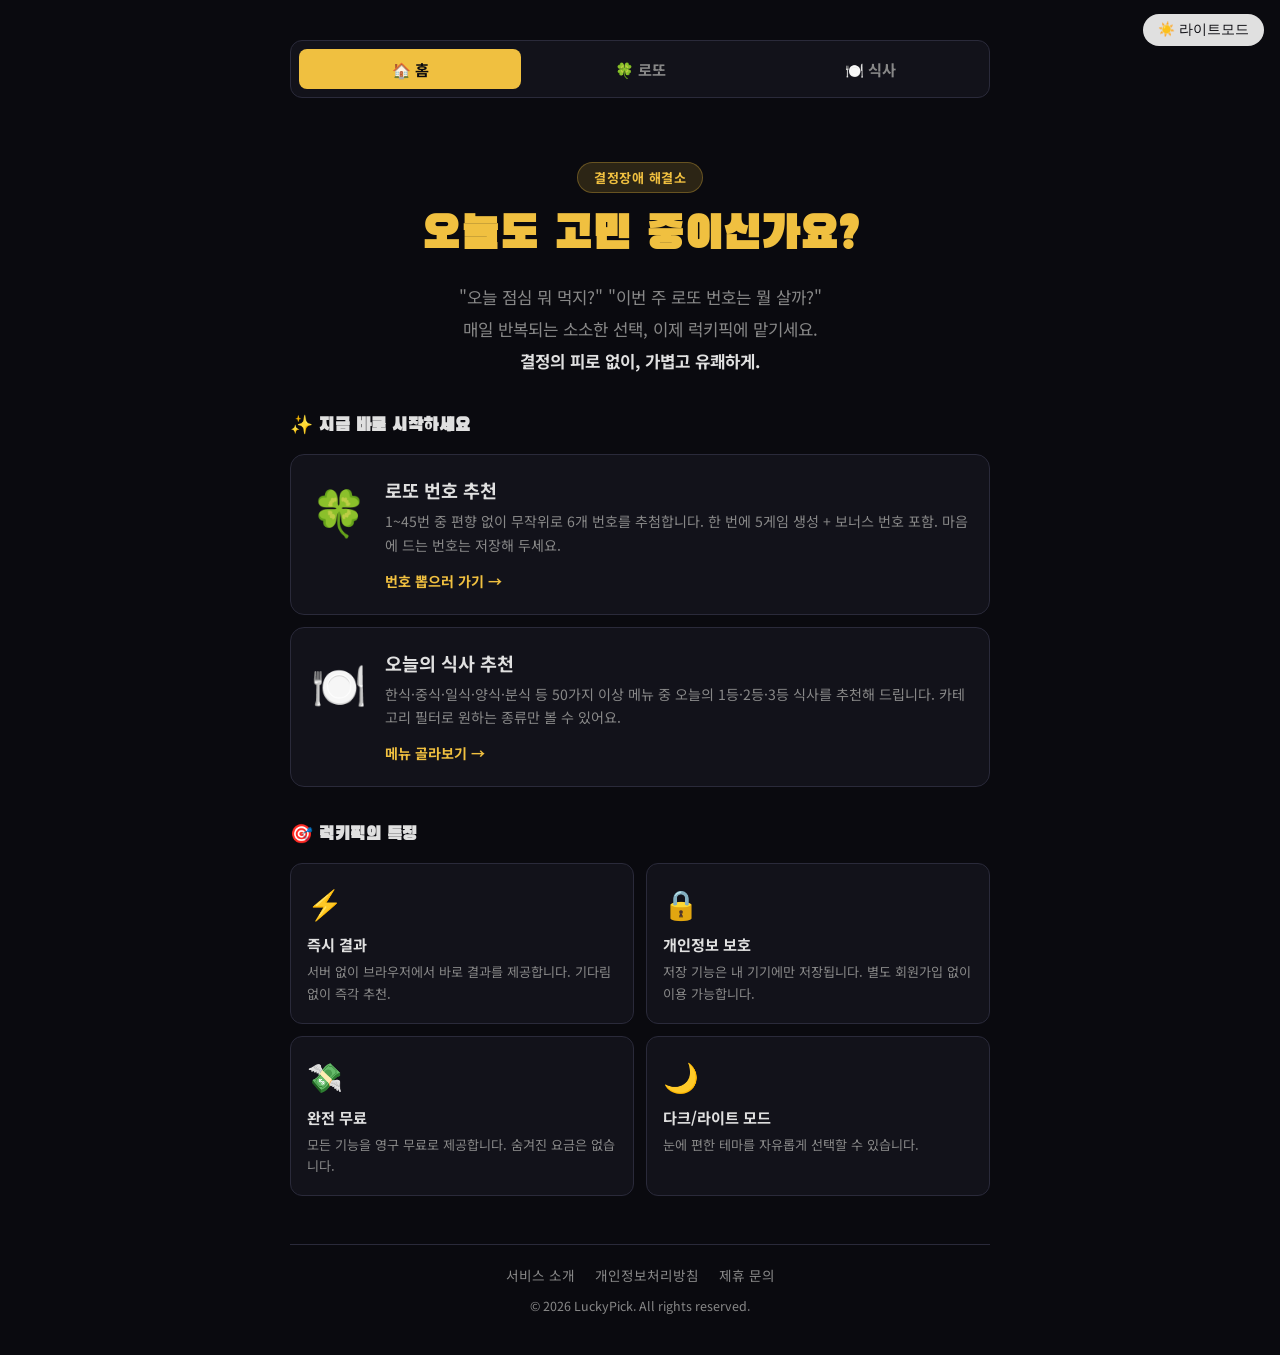
<file: index.html>
<!DOCTYPE html>
<html lang="ko" data-theme="dark">
<head>
  <!-- Google tag (gtag.js) -->
  <script async src="https://www.googletagmanager.com/gtag/js?id=G-ZDNNEVYW7K"></script>
  <script>
    window.dataLayer = window.dataLayer || [];
    function gtag(){dataLayer.push(arguments);}
    gtag('js', new Date());
    gtag('config', 'G-ZDNNEVYW7K');
  </script>
  <!-- Microsoft Clarity -->
  <script type="text/javascript">
    (function(c,l,a,r,i,t,y){
        c[a]=c[a]||function(){(c[a].q=c[a].q||[]).push(arguments)};
        t=l.createElement(r);t.async=1;t.src="https://www.clarity.ms/tag/"+i;
        y=l.getElementsByTagName(r)[0];y.parentNode.insertBefore(t,y);
    })(window, document, "clarity", "script", "vw3usvp2uq");
  </script>
  <meta charset="UTF-8">
  <meta name="viewport" content="width=device-width, initial-scale=1.0">
  <title>럭키픽 (LuckyPick) - 결정장애를 위한 추천 서비스</title>
  <meta name="description" content="오늘 뭐 먹지? 로또 번호는 뭘 살까? 매일 반복되는 소소한 고민, 럭키픽이 대신 결정해 드립니다. 무료 로또 번호 추천 · 식사 메뉴 추천 서비스.">
  <meta property="og:title" content="럭키픽 - 결정장애를 위한 무료 추천 서비스">
  <meta property="og:description" content="오늘 뭐 먹지? 로또는 뭘 살까? 럭키픽이 대신 골라드립니다.">
  <meta property="og:type" content="website">
  <link rel="preconnect" href="https://fonts.googleapis.com">
  <link href="https://fonts.googleapis.com/css2?family=Black+Han+Sans&family=Noto+Sans+KR:wght@400;700&display=swap" rel="stylesheet">
  <link href="common.css" rel="stylesheet">
  <link href="overview.css" rel="stylesheet">
  <script async src="https://pagead2.googlesyndication.com/pagead/js/adsbygoogle.js?client=ca-pub-3429610209191054" crossorigin="anonymous"></script>

</head>
<body>

  <button id="theme-toggle">☀️ 라이트모드</button>

  <div class="wrapper">
    <nav class="site-nav">
      <a href="index.html" class="active">🏠 홈</a>
      <a href="lotto.html">🍀 로또</a>
      <a href="meal.html">🍽️ 식사</a>
    </nav>

    <!-- 히어로 섹션 -->
    <section class="hero">
      <div class="hero-badge">결정장애 해결소</div>
      <h1>오늘도 고민 중이신가요?</h1>
      <p class="hero-desc">
        "오늘 점심 뭐 먹지?" "이번 주 로또 번호는 뭘 살까?"<br>
        매일 반복되는 소소한 선택, 이제 럭키픽에 맡기세요.<br>
        <strong>결정의 피로 없이, 가볍고 유쾌하게.</strong>
      </p>
    </section>

    <!-- 서비스 카드 -->
    <section class="services">
      <h2 class="section-title">✨ 지금 바로 시작하세요</h2>

      <a href="lotto.html" class="service-card" style="--delay:0ms">
        <div class="service-icon">🍀</div>
        <div class="service-body">
          <h3>로또 번호 추천</h3>
          <p>1~45번 중 편향 없이 무작위로 6개 번호를 추첨합니다. 한 번에 5게임 생성 + 보너스 번호 포함. 마음에 드는 번호는 저장해 두세요.</p>
          <span class="service-cta">번호 뽑으러 가기 →</span>
        </div>
      </a>

      <a href="meal.html" class="service-card" style="--delay:80ms">
        <div class="service-icon">🍽️</div>
        <div class="service-body">
          <h3>오늘의 식사 추천</h3>
          <p>한식·중식·일식·양식·분식 등 50가지 이상 메뉴 중 오늘의 1등·2등·3등 식사를 추천해 드립니다. 카테고리 필터로 원하는 종류만 볼 수 있어요.</p>
          <span class="service-cta">메뉴 골라보기 →</span>
        </div>
      </a>
    </section>

    <!-- 특징 섹션 -->
    <section class="features">
      <h2 class="section-title">🎯 럭키픽의 특징</h2>
      <div class="feature-grid">
        <div class="feature-item">
          <div class="feature-icon">⚡</div>
          <h4>즉시 결과</h4>
          <p>서버 없이 브라우저에서 바로 결과를 제공합니다. 기다림 없이 즉각 추천.</p>
        </div>
        <div class="feature-item">
          <div class="feature-icon">🔒</div>
          <h4>개인정보 보호</h4>
          <p>저장 기능은 내 기기에만 저장됩니다. 별도 회원가입 없이 이용 가능합니다.</p>
        </div>
        <div class="feature-item">
          <div class="feature-icon">💸</div>
          <h4>완전 무료</h4>
          <p>모든 기능을 영구 무료로 제공합니다. 숨겨진 요금은 없습니다.</p>
        </div>
        <div class="feature-item">
          <div class="feature-icon">🌙</div>
          <h4>다크/라이트 모드</h4>
          <p>눈에 편한 테마를 자유롭게 선택할 수 있습니다.</p>
        </div>
      </div>
    </section>

  </div>

  <footer class="site-footer">
    <div class="footer-links">
      <a href="about.html">서비스 소개</a>
      <a href="privacy.html">개인정보처리방침</a>
      <a href="contact.html">제휴 문의</a>
    </div>
    <p class="footer-copy">© 2026 LuckyPick. All rights reserved.</p>
  </footer>

  <script src="common.js"></script>
</body>
</html>
</file>
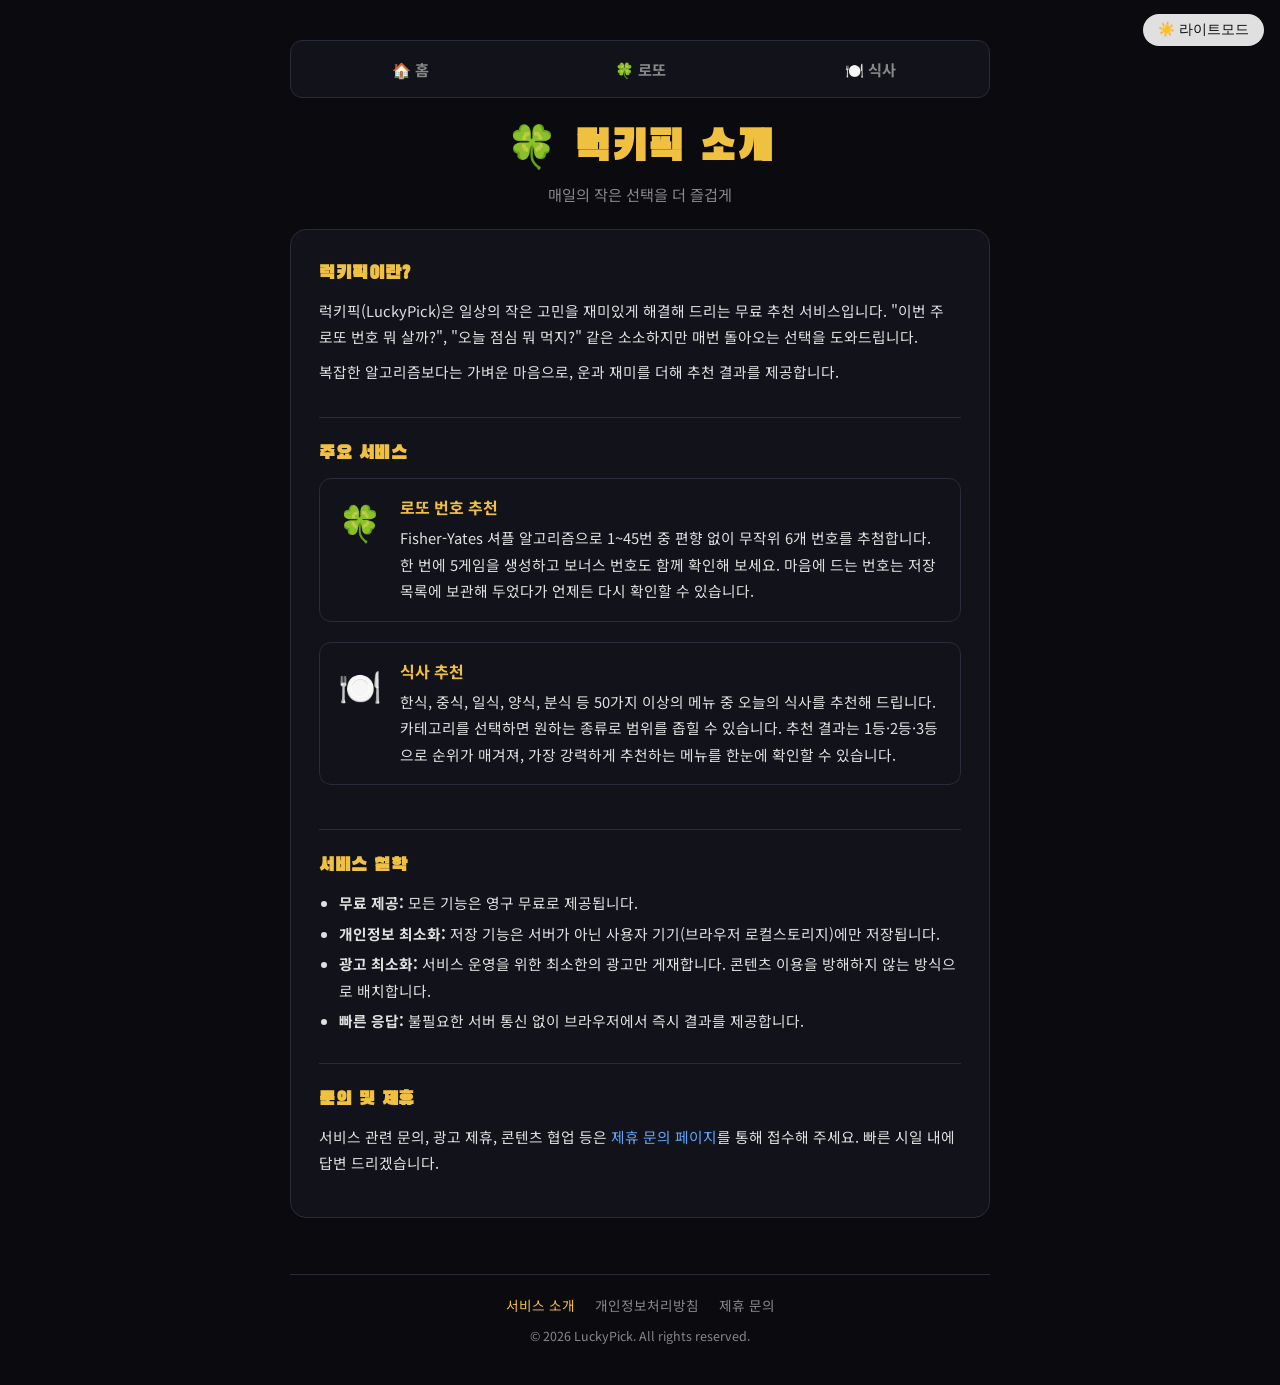
<file: about.html>
<!DOCTYPE html>
<html lang="ko" data-theme="dark">
<head>
  <!-- Google tag (gtag.js) -->
  <script async src="https://www.googletagmanager.com/gtag/js?id=G-ZDNNEVYW7K"></script>
  <script>
    window.dataLayer = window.dataLayer || [];
    function gtag(){dataLayer.push(arguments);}
    gtag('js', new Date());
    gtag('config', 'G-ZDNNEVYW7K');
  </script>
  <!-- Microsoft Clarity -->
  <script type="text/javascript">
    (function(c,l,a,r,i,t,y){
        c[a]=c[a]||function(){(c[a].q=c[a].q||[]).push(arguments)};
        t=l.createElement(r);t.async=1;t.src="https://www.clarity.ms/tag/"+i;
        y=l.getElementsByTagName(r)[0];y.parentNode.insertBefore(t,y);
    })(window, document, "clarity", "script", "vw3usvp2uq");
  </script>
  <meta charset="UTF-8">
  <meta name="viewport" content="width=device-width, initial-scale=1.0">
  <title>서비스 소개 | 럭키픽 (LuckyPick)</title>
  <meta name="description" content="럭키픽(LuckyPick)은 로또 번호 추천과 오늘의 식사 메뉴 추천을 제공하는 무료 서비스입니다. 매일의 작은 선택을 더 즐겁게 만들어 드립니다.">
  <link rel="preconnect" href="https://fonts.googleapis.com">
  <link href="https://fonts.googleapis.com/css2?family=Black+Han+Sans&family=Noto+Sans+KR:wght@400;700&display=swap" rel="stylesheet">
  <link href="common.css" rel="stylesheet">
  <link href="policy.css" rel="stylesheet">

</head>
<body>

  <button id="theme-toggle">☀️ 라이트모드</button>

  <div class="wrapper">
    <nav class="site-nav">
      <a href="index.html">🏠 홈</a>
      <a href="index.html">🍀 로또</a>
      <a href="meal.html">🍽️ 식사</a>
    </nav>

    <header>
      <h1>🍀 럭키픽 소개</h1>
      <p class="subtitle">매일의 작은 선택을 더 즐겁게</p>
    </header>

    <div class="policy-card">

      <section>
        <h2>럭키픽이란?</h2>
        <p>럭키픽(LuckyPick)은 일상의 작은 고민을 재미있게 해결해 드리는 무료 추천 서비스입니다. "이번 주 로또 번호 뭐 살까?", "오늘 점심 뭐 먹지?" 같은 소소하지만 매번 돌아오는 선택을 도와드립니다.</p>
        <p>복잡한 알고리즘보다는 가벼운 마음으로, 운과 재미를 더해 추천 결과를 제공합니다.</p>
      </section>

      <section>
        <h2>주요 서비스</h2>

        <div class="about-feature">
          <div class="feature-icon">🍀</div>
          <div class="feature-body">
            <h3>로또 번호 추천</h3>
            <p>Fisher-Yates 셔플 알고리즘으로 1~45번 중 편향 없이 무작위 6개 번호를 추첨합니다. 한 번에 5게임을 생성하고 보너스 번호도 함께 확인해 보세요. 마음에 드는 번호는 저장 목록에 보관해 두었다가 언제든 다시 확인할 수 있습니다.</p>
          </div>
        </div>

        <div class="about-feature">
          <div class="feature-icon">🍽️</div>
          <div class="feature-body">
            <h3>식사 추천</h3>
            <p>한식, 중식, 일식, 양식, 분식 등 50가지 이상의 메뉴 중 오늘의 식사를 추천해 드립니다. 카테고리를 선택하면 원하는 종류로 범위를 좁힐 수 있습니다. 추천 결과는 1등·2등·3등으로 순위가 매겨져, 가장 강력하게 추천하는 메뉴를 한눈에 확인할 수 있습니다.</p>
          </div>
        </div>

      </section>

      <section>
        <h2>서비스 철학</h2>
        <ul>
          <li><strong>무료 제공:</strong> 모든 기능은 영구 무료로 제공됩니다.</li>
          <li><strong>개인정보 최소화:</strong> 저장 기능은 서버가 아닌 사용자 기기(브라우저 로컬스토리지)에만 저장됩니다.</li>
          <li><strong>광고 최소화:</strong> 서비스 운영을 위한 최소한의 광고만 게재합니다. 콘텐츠 이용을 방해하지 않는 방식으로 배치합니다.</li>
          <li><strong>빠른 응답:</strong> 불필요한 서버 통신 없이 브라우저에서 즉시 결과를 제공합니다.</li>
        </ul>
      </section>

      <section>
        <h2>문의 및 제휴</h2>
        <p>서비스 관련 문의, 광고 제휴, 콘텐츠 협업 등은 <a href="contact.html">제휴 문의 페이지</a>를 통해 접수해 주세요. 빠른 시일 내에 답변 드리겠습니다.</p>
      </section>

    </div>
  </div>

  <footer class="site-footer">
    <div class="footer-links">
      <a href="about.html" class="active">서비스 소개</a>
      <a href="privacy.html">개인정보처리방침</a>
      <a href="contact.html">제휴 문의</a>
    </div>
    <p class="footer-copy">© 2026 LuckyPick. All rights reserved.</p>
  </footer>

  <script src="common.js"></script>
</body>
</html>
</file>
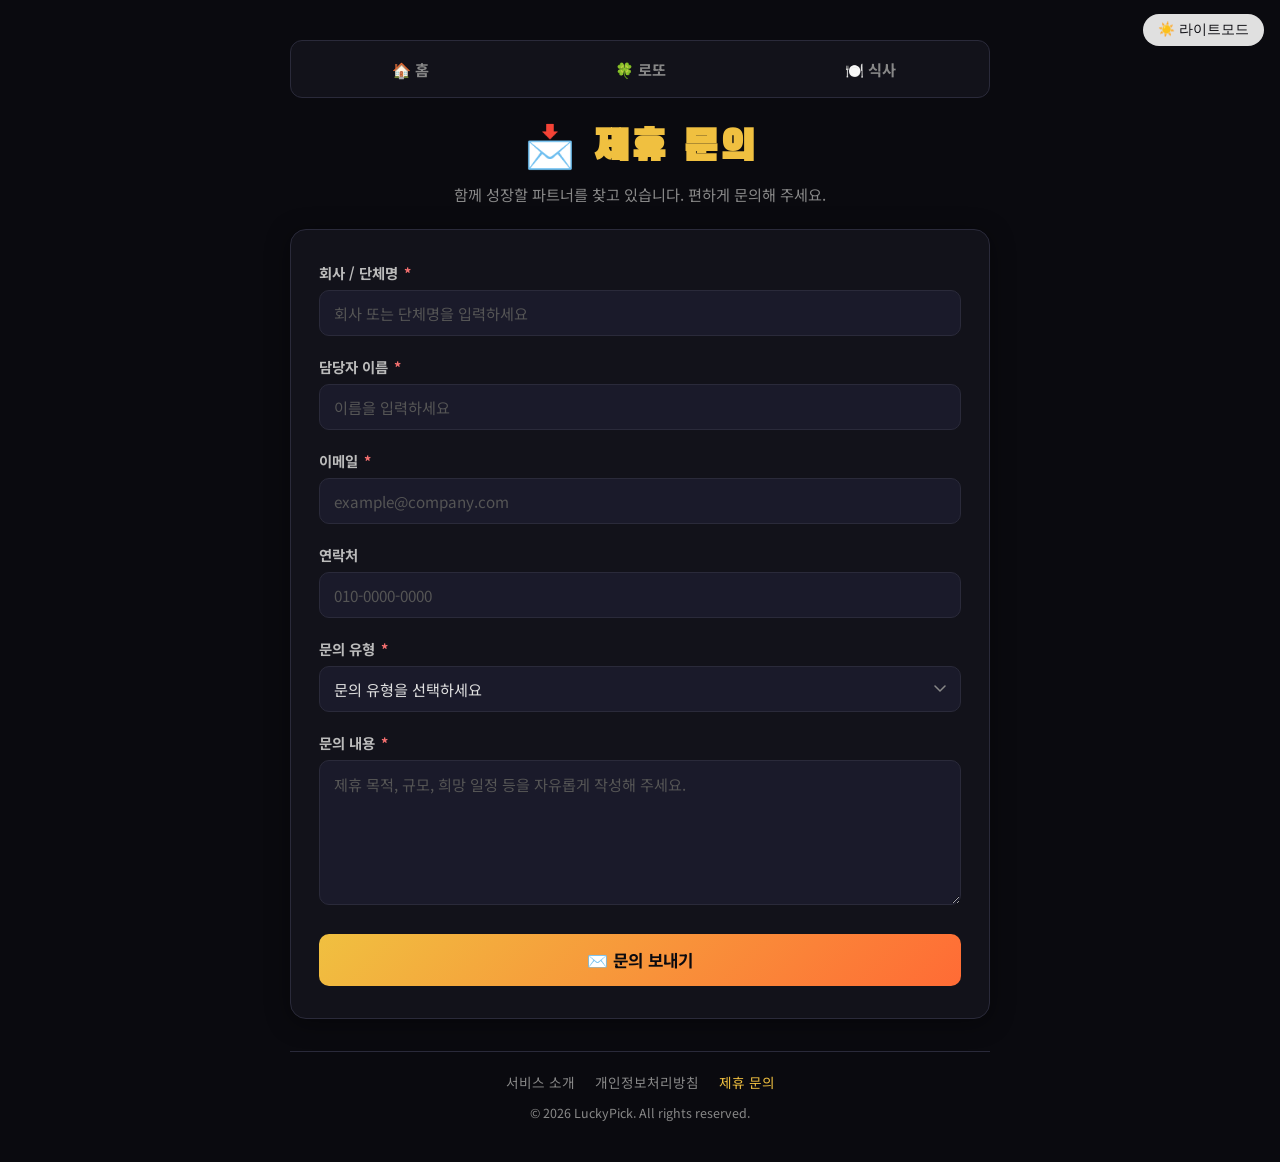
<file: contact.html>
<!DOCTYPE html>
<html lang="ko" data-theme="dark">
<head>
  <!-- Google tag (gtag.js) -->
  <script async src="https://www.googletagmanager.com/gtag/js?id=G-ZDNNEVYW7K"></script>
  <script>
    window.dataLayer = window.dataLayer || [];
    function gtag(){dataLayer.push(arguments);}
    gtag('js', new Date());
    gtag('config', 'G-ZDNNEVYW7K');
  </script>
  <!-- Microsoft Clarity -->
  <script type="text/javascript">
    (function(c,l,a,r,i,t,y){
        c[a]=c[a]||function(){(c[a].q=c[a].q||[]).push(arguments)};
        t=l.createElement(r);t.async=1;t.src="https://www.clarity.ms/tag/"+i;
        y=l.getElementsByTagName(r)[0];y.parentNode.insertBefore(t,y);
    })(window, document, "clarity", "script", "vw3usvp2uq");
  </script>
  <meta charset="UTF-8">
  <meta name="viewport" content="width=device-width, initial-scale=1.0">
  <title>제휴 문의 | 럭키픽 (LuckyPick)</title>
  <meta name="description" content="럭키픽(LuckyPick)과의 광고 제휴, 콘텐츠 협업, 기술 파트너십 등 다양한 제휴 문의를 받고 있습니다. 양식을 작성해 주시면 빠르게 답변 드리겠습니다.">
  <meta property="og:title" content="제휴 문의 | 럭키픽">
  <meta property="og:description" content="럭키픽과 함께할 파트너를 찾습니다. 광고·콘텐츠·기술 제휴 문의를 받습니다.">
  <meta property="og:type" content="website">
  <link rel="preconnect" href="https://fonts.googleapis.com">
  <link href="https://fonts.googleapis.com/css2?family=Black+Han+Sans&family=Noto+Sans+KR:wght@400;700&display=swap" rel="stylesheet">
  <link href="common.css" rel="stylesheet">
  <link href="contact.css" rel="stylesheet">

</head>
<body>

  <button id="theme-toggle">☀️ 라이트모드</button>

  <div class="wrapper">
    <nav class="site-nav">
      <a href="index.html">🏠 홈</a>
      <a href="index.html">🍀 로또</a>
      <a href="meal.html">🍽️ 식사</a>
    </nav>

    <header>
      <h1>📩 제휴 문의</h1>
      <p class="subtitle">함께 성장할 파트너를 찾고 있습니다. 편하게 문의해 주세요.</p>
    </header>

    <div class="contact-card">
      <form id="contact-form" action="https://formspree.io/f/mnjgbzqa" method="POST">

        <div class="form-group">
          <label for="company">회사 / 단체명 <span class="required">*</span></label>
          <input type="text" id="company" name="company" placeholder="회사 또는 단체명을 입력하세요" required>
        </div>

        <div class="form-group">
          <label for="name">담당자 이름 <span class="required">*</span></label>
          <input type="text" id="name" name="name" placeholder="이름을 입력하세요" required>
        </div>

        <div class="form-group">
          <label for="email">이메일 <span class="required">*</span></label>
          <input type="email" id="email" name="email" placeholder="example@company.com" required>
        </div>

        <div class="form-group">
          <label for="phone">연락처</label>
          <input type="tel" id="phone" name="phone" placeholder="010-0000-0000">
        </div>

        <div class="form-group">
          <label for="category">문의 유형 <span class="required">*</span></label>
          <select id="category" name="category" required>
            <option value="" disabled selected>문의 유형을 선택하세요</option>
            <option value="광고 제휴">광고 제휴</option>
            <option value="콘텐츠 협업">콘텐츠 협업</option>
            <option value="기술 파트너십">기술 파트너십</option>
            <option value="투자 / 인수">투자 / 인수</option>
            <option value="기타">기타</option>
          </select>
        </div>

        <div class="form-group">
          <label for="message">문의 내용 <span class="required">*</span></label>
          <textarea id="message" name="message" rows="5" placeholder="제휴 목적, 규모, 희망 일정 등을 자유롭게 작성해 주세요." required></textarea>
        </div>

        <button type="submit" id="submit-btn">✉️ 문의 보내기</button>

      </form>

      <div id="success-msg" class="success-msg" style="display:none">
        <div class="success-icon">🎉</div>
        <h2>문의가 접수되었습니다!</h2>
        <p>빠른 시일 내에 이메일로 답변 드리겠습니다.</p>
        <button onclick="resetForm()">다시 문의하기</button>
      </div>
    </div>
  </div>

  <footer class="site-footer">
    <div class="footer-links">
      <a href="about.html">서비스 소개</a>
      <a href="privacy.html">개인정보처리방침</a>
      <a href="contact.html" class="active">제휴 문의</a>
    </div>
    <p class="footer-copy">© 2026 LuckyPick. All rights reserved.</p>
  </footer>

  <script src="common.js"></script>
  <script src="contact.js"></script>
</body>
</html>
</file>
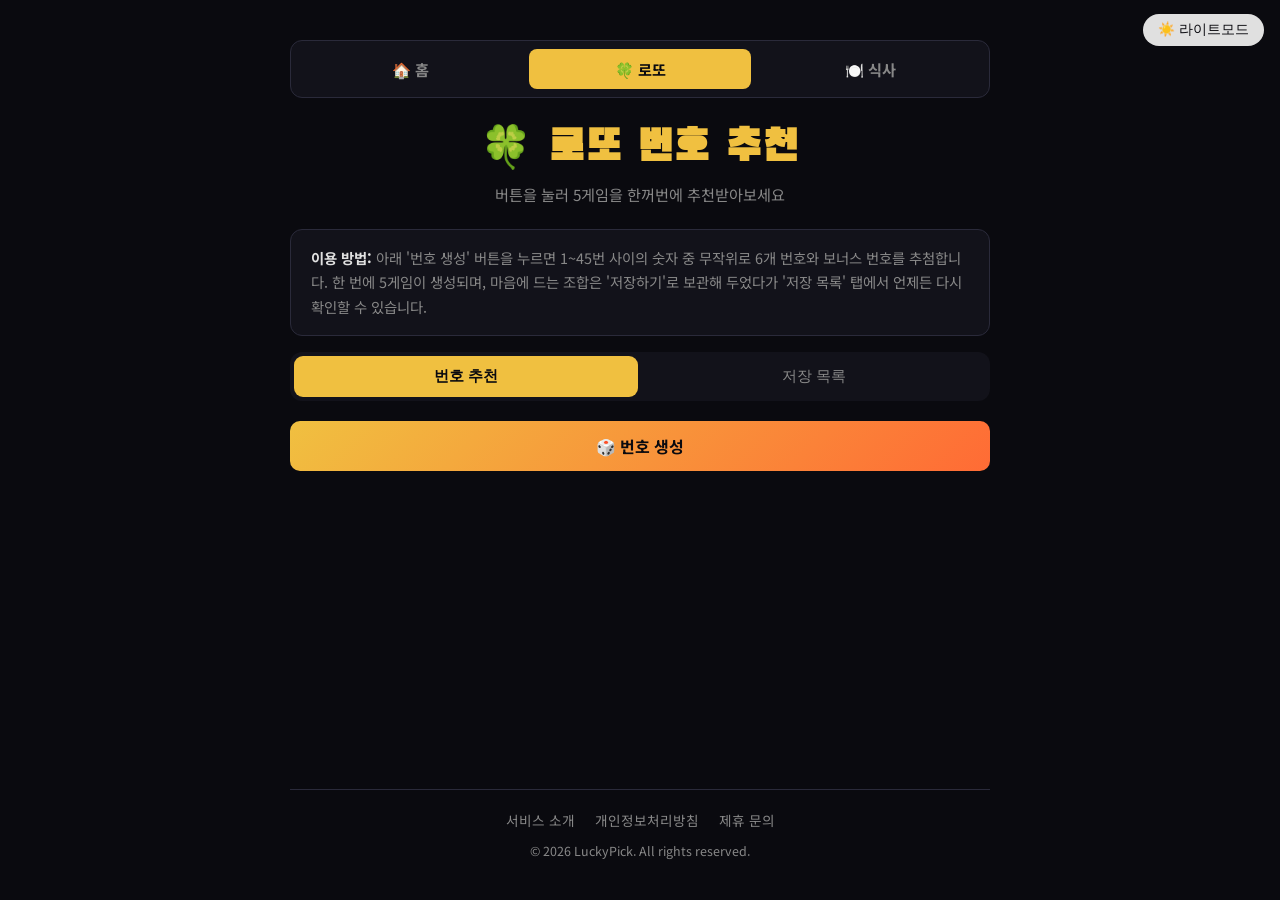
<file: lotto.html>
<!DOCTYPE html>
<html lang="ko" data-theme="dark">
<head>
  <!-- Google tag (gtag.js) -->
  <script async src="https://www.googletagmanager.com/gtag/js?id=G-ZDNNEVYW7K"></script>
  <script>
    window.dataLayer = window.dataLayer || [];
    function gtag(){dataLayer.push(arguments);}
    gtag('js', new Date());
    gtag('config', 'G-ZDNNEVYW7K');
  </script>
  <!-- Microsoft Clarity -->
  <script type="text/javascript">
    (function(c,l,a,r,i,t,y){
        c[a]=c[a]||function(){(c[a].q=c[a].q||[]).push(arguments)};
        t=l.createElement(r);t.async=1;t.src="https://www.clarity.ms/tag/"+i;
        y=l.getElementsByTagName(r)[0];y.parentNode.insertBefore(t,y);
    })(window, document, "clarity", "script", "vw3usvp2uq");
  </script>
  <meta charset="UTF-8">
  <meta name="viewport" content="width=device-width, initial-scale=1.0">
  <title>로또 번호 추천 | 럭키픽 (LuckyPick)</title>
  <meta name="description" content="럭키픽에서 무료로 로또 번호를 추천받으세요. Fisher-Yates 알고리즘으로 편향 없이 5게임을 한 번에 생성하고, 보너스 번호까지 확인할 수 있습니다.">
  <meta property="og:title" content="로또 번호 추천 | 럭키픽">
  <meta property="og:description" content="무료 로또 번호 추천 서비스. 5게임을 한 번에 생성, 저장 목록 지원.">
  <meta property="og:type" content="website">
  <link rel="preconnect" href="https://fonts.googleapis.com">
  <link href="https://fonts.googleapis.com/css2?family=Black+Han+Sans&family=Noto+Sans+KR:wght@400;700&display=swap" rel="stylesheet">
  <link href="common.css" rel="stylesheet">
  <link href="lotto.css" rel="stylesheet">
  <script async src="https://pagead2.googlesyndication.com/pagead/js/adsbygoogle.js?client=ca-pub-3429610209191054" crossorigin="anonymous"></script>

</head>
<body>

  <button id="theme-toggle">☀️ 라이트모드</button>

  <div class="wrapper">
    <nav class="site-nav">
      <a href="index.html">🏠 홈</a>
      <a href="lotto.html" class="active">🍀 로또</a>
      <a href="meal.html">🍽️ 식사</a>
    </nav>

    <header>
      <h1>🍀 로또 번호 추천</h1>
      <p class="subtitle">버튼을 눌러 5게임을 한꺼번에 추천받아보세요</p>
    </header>

    <div class="info-box">
      <strong>이용 방법:</strong> 아래 '번호 생성' 버튼을 누르면 1~45번 사이의 숫자 중 무작위로 6개 번호와 보너스 번호를 추첨합니다. 한 번에 5게임이 생성되며, 마음에 드는 조합은 '저장하기'로 보관해 두었다가 '저장 목록' 탭에서 언제든 다시 확인할 수 있습니다.
    </div>

    <div class="tabs">
      <button class="tab active" data-tab="generate">번호 추천</button>
      <button class="tab" data-tab="saved">저장 목록</button>
    </div>

    <!-- 번호 추천 탭 -->
    <div id="tab-generate" class="tab-content active">
      <div id="games-container"></div>
      <div class="actions">
        <button id="pick-btn">🎲 번호 생성</button>
        <button id="save-btn" style="display:none">💾 저장하기</button>
      </div>
    </div>

    <!-- 저장 목록 탭 -->
    <div id="tab-saved" class="tab-content">
      <div id="saved-container">
        <p class="empty-msg">저장된 번호가 없습니다.</p>
      </div>
      <div class="actions">
        <button id="clear-btn">🗑️ 전체 삭제</button>
      </div>
    </div>
  </div>

  <footer class="site-footer">
    <div class="footer-links">
      <a href="about.html">서비스 소개</a>
      <a href="privacy.html">개인정보처리방침</a>
      <a href="contact.html">제휴 문의</a>
    </div>
    <p class="footer-copy">© 2026 LuckyPick. All rights reserved.</p>
  </footer>

  <script src="common.js"></script>
  <script src="lotto.js"></script>
</body>
</html>
</file>
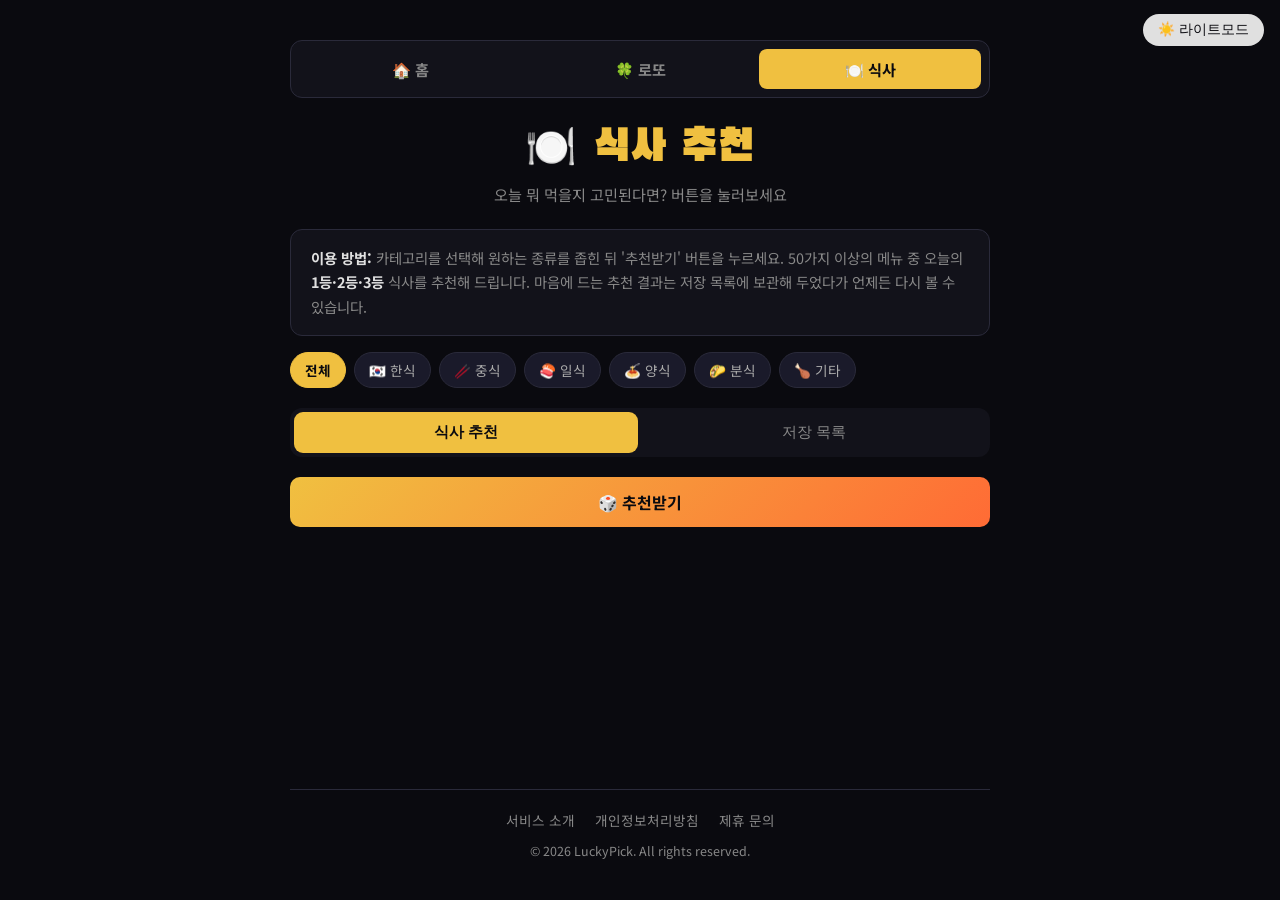
<file: meal.html>
<!DOCTYPE html>
<html lang="ko" data-theme="dark">
<head>
  <!-- Google tag (gtag.js) -->
  <script async src="https://www.googletagmanager.com/gtag/js?id=G-ZDNNEVYW7K"></script>
  <script>
    window.dataLayer = window.dataLayer || [];
    function gtag(){dataLayer.push(arguments);}
    gtag('js', new Date());
    gtag('config', 'G-ZDNNEVYW7K');
  </script>
  <!-- Microsoft Clarity -->
  <script type="text/javascript">
    (function(c,l,a,r,i,t,y){
        c[a]=c[a]||function(){(c[a].q=c[a].q||[]).push(arguments)};
        t=l.createElement(r);t.async=1;t.src="https://www.clarity.ms/tag/"+i;
        y=l.getElementsByTagName(r)[0];y.parentNode.insertBefore(t,y);
    })(window, document, "clarity", "script", "vw3usvp2uq");
  </script>
  <meta charset="UTF-8">
  <meta name="viewport" content="width=device-width, initial-scale=1.0">
  <title>오늘 식사 추천 | 럭키픽 (LuckyPick)</title>
  <meta name="description" content="오늘 뭐 먹을지 고민된다면 럭키픽에서 해결하세요. 한식·중식·일식·양식·분식 등 50가지 이상 메뉴 중 1·2·3등을 추천해 드립니다.">
  <meta property="og:title" content="오늘 식사 추천 | 럭키픽">
  <meta property="og:description" content="무료 식사 메뉴 추천 서비스. 카테고리별 필터, 1·2·3등 랭킹 추천, 저장 목록 지원.">
  <meta property="og:type" content="website">
  <link rel="preconnect" href="https://fonts.googleapis.com">
  <link href="https://fonts.googleapis.com/css2?family=Black+Han+Sans&family=Noto+Sans+KR:wght@400;700&display=swap" rel="stylesheet">
  <link href="common.css" rel="stylesheet">
  <link href="meal.css" rel="stylesheet">
  <script async src="https://pagead2.googlesyndication.com/pagead/js/adsbygoogle.js?client=ca-pub-3429610209191054" crossorigin="anonymous"></script>

</head>
<body>

  <button id="theme-toggle">☀️ 라이트모드</button>

  <div class="wrapper">
    <nav class="site-nav">
      <a href="index.html">🏠 홈</a>
      <a href="index.html">🍀 로또</a>
      <a href="meal.html" class="active">🍽️ 식사</a>
    </nav>

    <header>
      <h1>🍽️ 식사 추천</h1>
      <p class="subtitle">오늘 뭐 먹을지 고민된다면? 버튼을 눌러보세요</p>
    </header>

    <div class="info-box">
      <strong>이용 방법:</strong> 카테고리를 선택해 원하는 종류를 좁힌 뒤 '추천받기' 버튼을 누르세요. 50가지 이상의 메뉴 중 오늘의 <strong>1등·2등·3등</strong> 식사를 추천해 드립니다. 마음에 드는 추천 결과는 저장 목록에 보관해 두었다가 언제든 다시 볼 수 있습니다.
    </div>

    <!-- 카테고리 필터 -->
    <div class="category-bar">
      <button class="cat-btn active" data-cat="전체">전체</button>
      <button class="cat-btn" data-cat="한식">🇰🇷 한식</button>
      <button class="cat-btn" data-cat="중식">🥢 중식</button>
      <button class="cat-btn" data-cat="일식">🍣 일식</button>
      <button class="cat-btn" data-cat="양식">🍝 양식</button>
      <button class="cat-btn" data-cat="분식">🌮 분식</button>
      <button class="cat-btn" data-cat="기타">🍗 기타</button>
    </div>

    <div class="tabs">
      <button class="tab active" data-tab="recommend">식사 추천</button>
      <button class="tab" data-tab="saved">저장 목록</button>
    </div>

    <!-- 식사 추천 탭 -->
    <div id="tab-recommend" class="tab-content active">
      <div id="meals-container"></div>
      <div class="actions">
        <button id="pick-btn">🎲 추천받기</button>
        <button id="save-btn" style="display:none">💾 저장하기</button>
      </div>
    </div>

    <!-- 저장 목록 탭 -->
    <div id="tab-saved" class="tab-content">
      <div id="saved-container">
        <p class="empty-msg">저장된 추천이 없습니다.</p>
      </div>
      <div class="actions">
        <button id="clear-btn">🗑️ 전체 삭제</button>
      </div>
    </div>
  </div>

  <footer class="site-footer">
    <div class="footer-links">
      <a href="about.html">서비스 소개</a>
      <a href="privacy.html">개인정보처리방침</a>
      <a href="contact.html">제휴 문의</a>
    </div>
    <p class="footer-copy">© 2026 LuckyPick. All rights reserved.</p>
  </footer>

  <script src="common.js"></script>
  <script src="meal.js"></script>
</body>
</html>
</file>
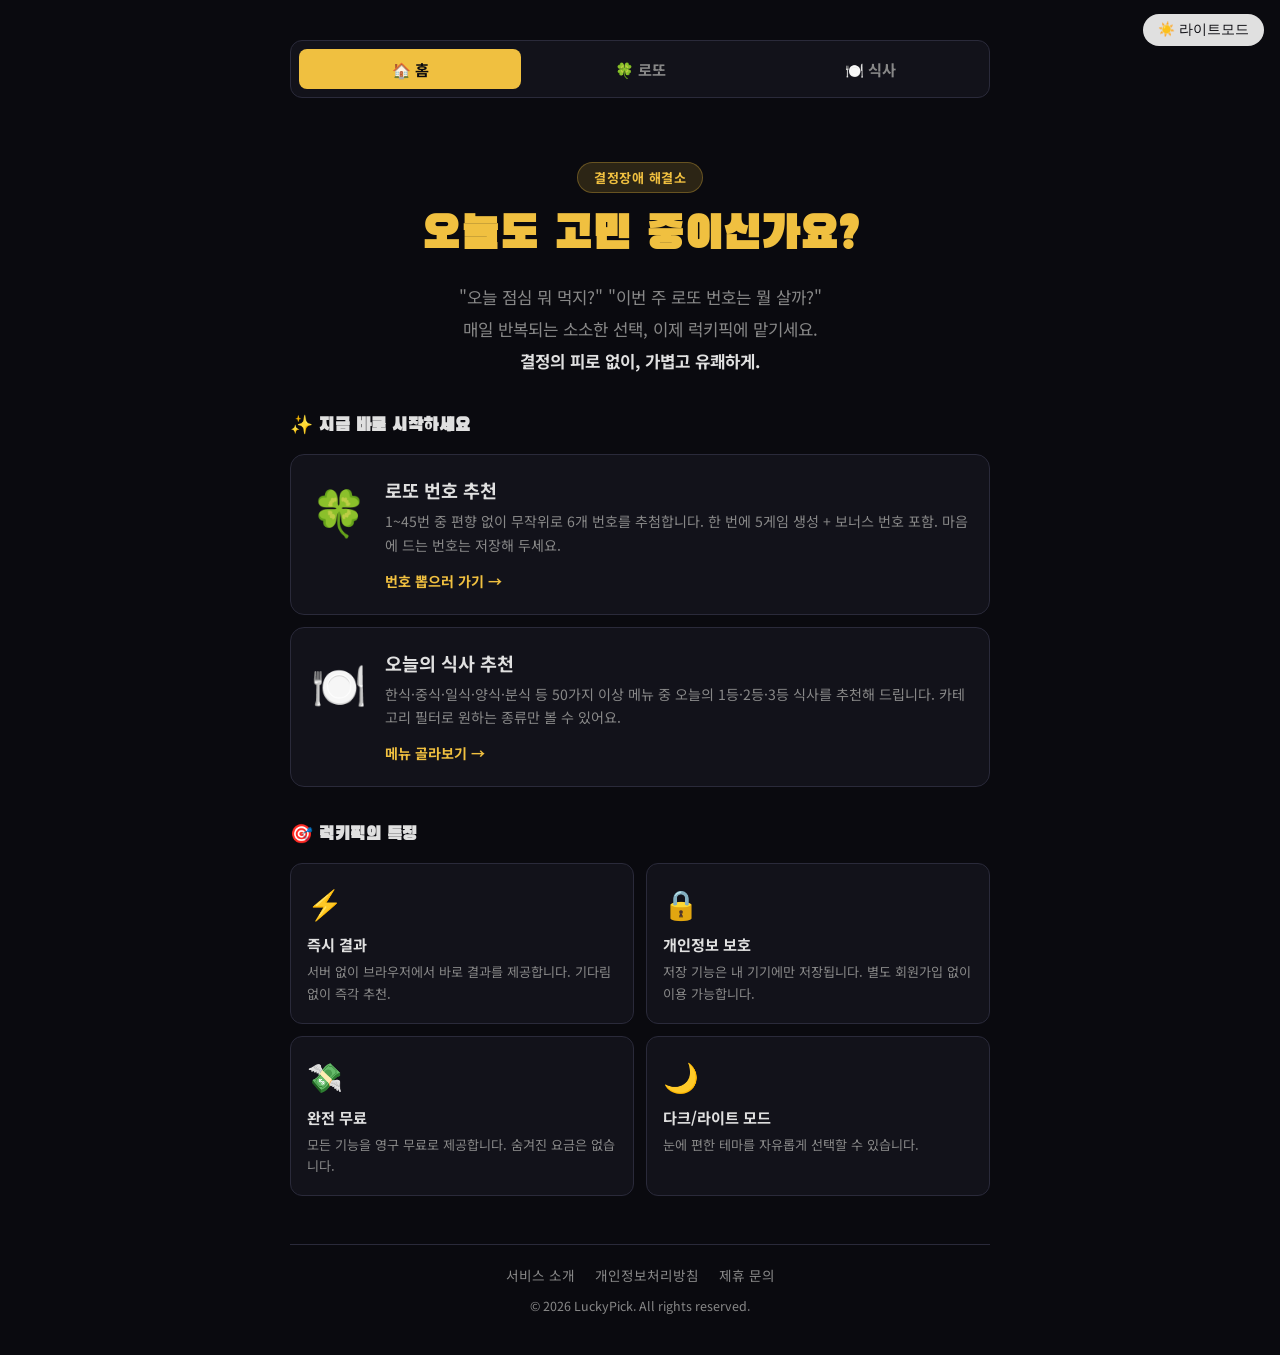
<file: overview.html>
<!DOCTYPE html>
<html lang="ko" data-theme="dark">
<head>
  <!-- Google tag (gtag.js) -->
  <script async src="https://www.googletagmanager.com/gtag/js?id=G-ZDNNEVYW7K"></script>
  <script>
    window.dataLayer = window.dataLayer || [];
    function gtag(){dataLayer.push(arguments);}
    gtag('js', new Date());
    gtag('config', 'G-ZDNNEVYW7K');
  </script>
  <!-- Microsoft Clarity -->
  <script type="text/javascript">
    (function(c,l,a,r,i,t,y){
        c[a]=c[a]||function(){(c[a].q=c[a].q||[]).push(arguments)};
        t=l.createElement(r);t.async=1;t.src="https://www.clarity.ms/tag/"+i;
        y=l.getElementsByTagName(r)[0];y.parentNode.insertBefore(t,y);
    })(window, document, "clarity", "script", "vw3usvp2uq");
  </script>
  <meta charset="UTF-8">
  <meta name="viewport" content="width=device-width, initial-scale=1.0">
  <title>럭키픽 (LuckyPick) - 결정장애를 위한 추천 서비스</title>
  <meta name="description" content="오늘 뭐 먹지? 로또 번호는 뭘 살까? 매일 반복되는 소소한 고민, 럭키픽이 대신 결정해 드립니다. 무료 로또 번호 추천 · 식사 메뉴 추천 서비스.">
  <meta property="og:title" content="럭키픽 - 결정장애를 위한 무료 추천 서비스">
  <meta property="og:description" content="오늘 뭐 먹지? 로또는 뭘 살까? 럭키픽이 대신 골라드립니다.">
  <meta property="og:type" content="website">
  <link rel="preconnect" href="https://fonts.googleapis.com">
  <link href="https://fonts.googleapis.com/css2?family=Black+Han+Sans&family=Noto+Sans+KR:wght@400;700&display=swap" rel="stylesheet">
  <link href="common.css" rel="stylesheet">
  <link href="overview.css" rel="stylesheet">
  <script async src="https://pagead2.googlesyndication.com/pagead/js/adsbygoogle.js?client=ca-pub-3429610209191054" crossorigin="anonymous"></script>

</head>
<body>

  <button id="theme-toggle">☀️ 라이트모드</button>

  <div class="wrapper">
    <nav class="site-nav">
      <a href="overview.html" class="active">🏠 홈</a>
      <a href="index.html">🍀 로또</a>
      <a href="meal.html">🍽️ 식사</a>
    </nav>

    <!-- 히어로 섹션 -->
    <section class="hero">
      <div class="hero-badge">결정장애 해결소</div>
      <h1>오늘도 고민 중이신가요?</h1>
      <p class="hero-desc">
        "오늘 점심 뭐 먹지?" "이번 주 로또 번호는 뭘 살까?"<br>
        매일 반복되는 소소한 선택, 이제 럭키픽에 맡기세요.<br>
        <strong>결정의 피로 없이, 가볍고 유쾌하게.</strong>
      </p>
    </section>

    <!-- 서비스 카드 -->
    <section class="services">
      <h2 class="section-title">✨ 지금 바로 시작하세요</h2>

      <a href="index.html" class="service-card" style="--delay:0ms">
        <div class="service-icon">🍀</div>
        <div class="service-body">
          <h3>로또 번호 추천</h3>
          <p>1~45번 중 편향 없이 무작위로 6개 번호를 추첨합니다. 한 번에 5게임 생성 + 보너스 번호 포함. 마음에 드는 번호는 저장해 두세요.</p>
          <span class="service-cta">번호 뽑으러 가기 →</span>
        </div>
      </a>

      <a href="meal.html" class="service-card" style="--delay:80ms">
        <div class="service-icon">🍽️</div>
        <div class="service-body">
          <h3>오늘의 식사 추천</h3>
          <p>한식·중식·일식·양식·분식 등 50가지 이상 메뉴 중 오늘의 1등·2등·3등 식사를 추천해 드립니다. 카테고리 필터로 원하는 종류만 볼 수 있어요.</p>
          <span class="service-cta">메뉴 골라보기 →</span>
        </div>
      </a>
    </section>

    <!-- 특징 섹션 -->
    <section class="features">
      <h2 class="section-title">🎯 럭키픽의 특징</h2>
      <div class="feature-grid">
        <div class="feature-item">
          <div class="feature-icon">⚡</div>
          <h4>즉시 결과</h4>
          <p>서버 없이 브라우저에서 바로 결과를 제공합니다. 기다림 없이 즉각 추천.</p>
        </div>
        <div class="feature-item">
          <div class="feature-icon">🔒</div>
          <h4>개인정보 보호</h4>
          <p>저장 기능은 내 기기에만 저장됩니다. 별도 회원가입 없이 이용 가능합니다.</p>
        </div>
        <div class="feature-item">
          <div class="feature-icon">💸</div>
          <h4>완전 무료</h4>
          <p>모든 기능을 영구 무료로 제공합니다. 숨겨진 요금은 없습니다.</p>
        </div>
        <div class="feature-item">
          <div class="feature-icon">🌙</div>
          <h4>다크/라이트 모드</h4>
          <p>눈에 편한 테마를 자유롭게 선택할 수 있습니다.</p>
        </div>
      </div>
    </section>

  </div>

  <footer class="site-footer">
    <div class="footer-links">
      <a href="about.html">서비스 소개</a>
      <a href="privacy.html">개인정보처리방침</a>
      <a href="contact.html">제휴 문의</a>
    </div>
    <p class="footer-copy">© 2026 LuckyPick. All rights reserved.</p>
  </footer>

  <script src="common.js"></script>
</body>
</html>
</file>
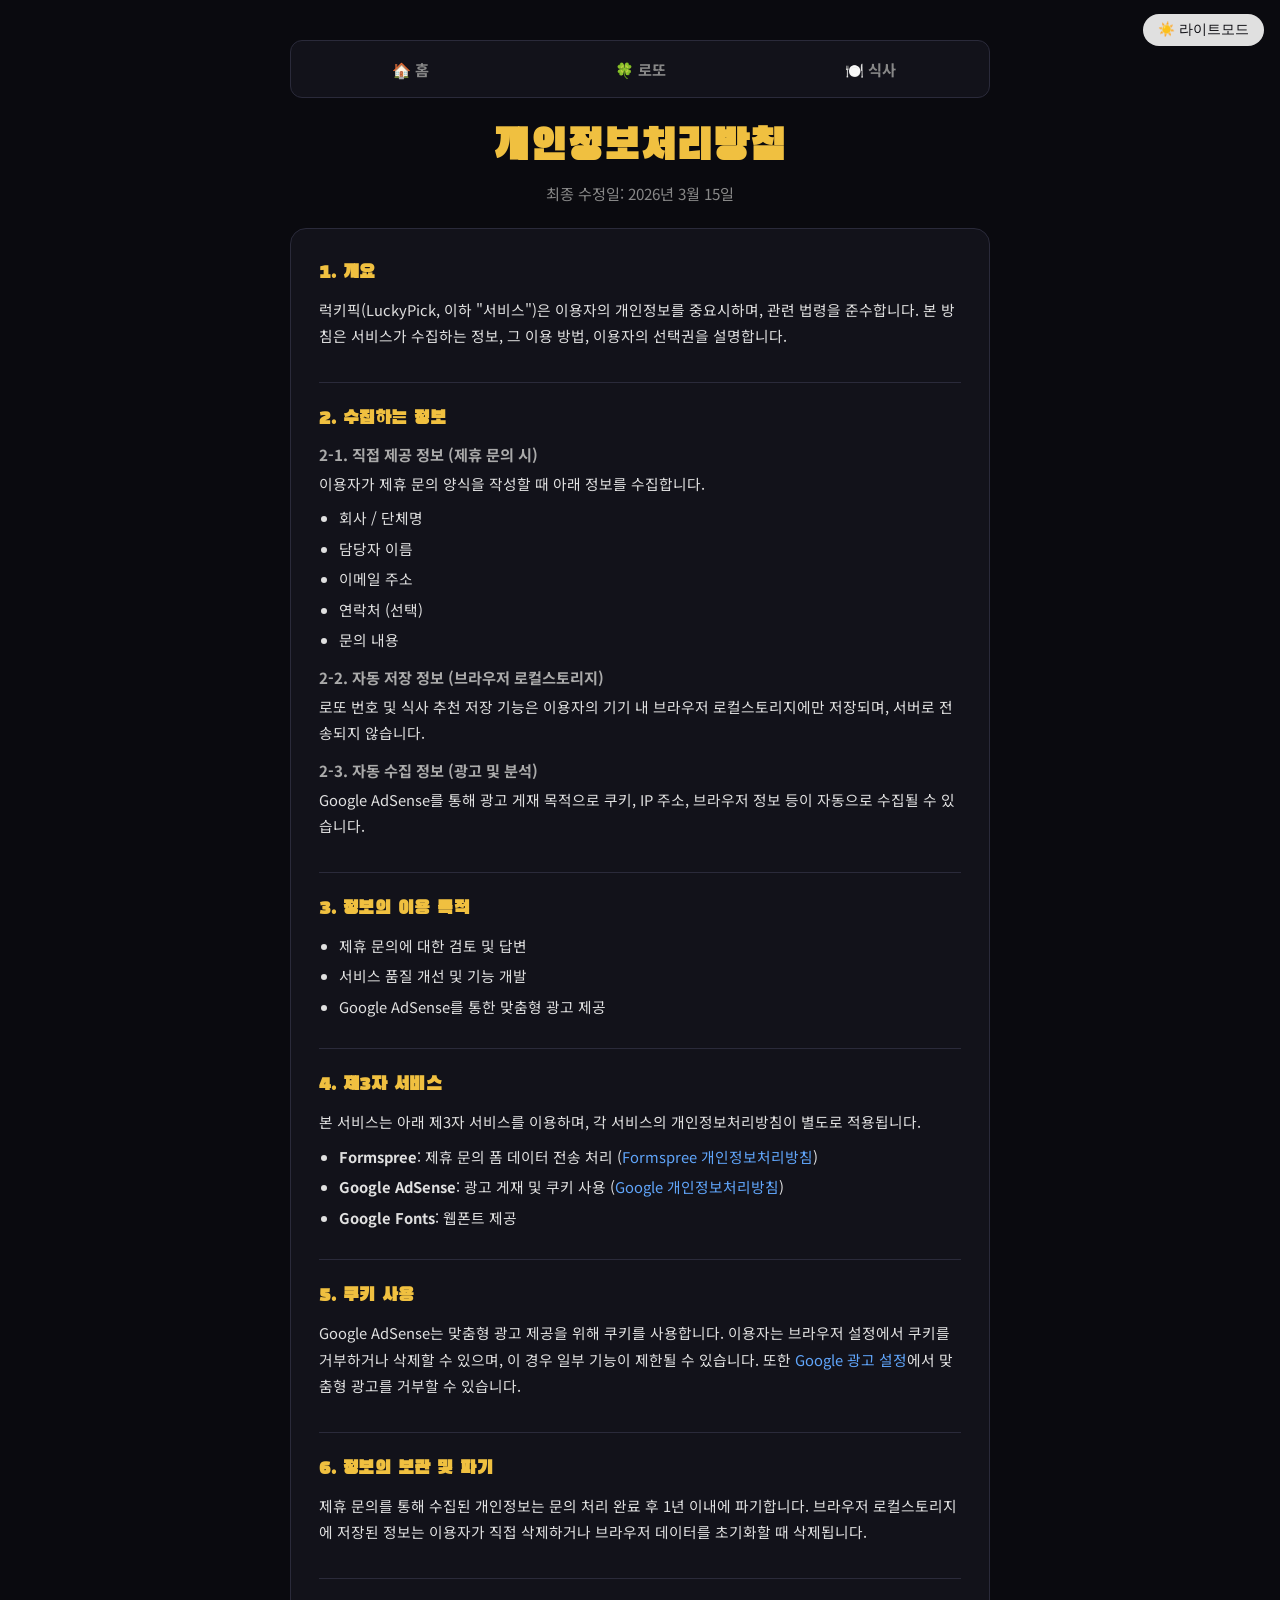
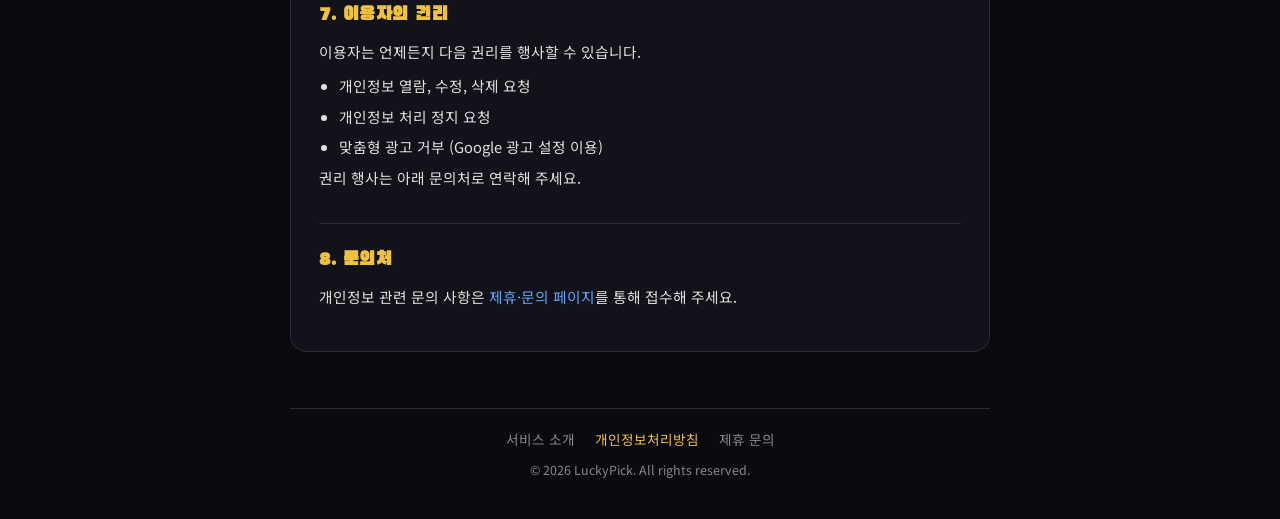
<file: privacy.html>
<!DOCTYPE html>
<html lang="ko" data-theme="dark">
<head>
  <!-- Google tag (gtag.js) -->
  <script async src="https://www.googletagmanager.com/gtag/js?id=G-ZDNNEVYW7K"></script>
  <script>
    window.dataLayer = window.dataLayer || [];
    function gtag(){dataLayer.push(arguments);}
    gtag('js', new Date());
    gtag('config', 'G-ZDNNEVYW7K');
  </script>
  <!-- Microsoft Clarity -->
  <script type="text/javascript">
    (function(c,l,a,r,i,t,y){
        c[a]=c[a]||function(){(c[a].q=c[a].q||[]).push(arguments)};
        t=l.createElement(r);t.async=1;t.src="https://www.clarity.ms/tag/"+i;
        y=l.getElementsByTagName(r)[0];y.parentNode.insertBefore(t,y);
    })(window, document, "clarity", "script", "vw3usvp2uq");
  </script>
  <meta charset="UTF-8">
  <meta name="viewport" content="width=device-width, initial-scale=1.0">
  <title>개인정보처리방침 | 럭키픽 (LuckyPick)</title>
  <meta name="description" content="럭키픽(LuckyPick)의 개인정보처리방침입니다. 수집하는 정보, 이용 목적, 보관 기간 및 사용자 권리를 안내합니다.">
  <link rel="preconnect" href="https://fonts.googleapis.com">
  <link href="https://fonts.googleapis.com/css2?family=Black+Han+Sans&family=Noto+Sans+KR:wght@400;700&display=swap" rel="stylesheet">
  <link href="common.css" rel="stylesheet">
  <link href="policy.css" rel="stylesheet">

</head>
<body>

  <button id="theme-toggle">☀️ 라이트모드</button>

  <div class="wrapper">
    <nav class="site-nav">
      <a href="index.html">🏠 홈</a>
      <a href="index.html">🍀 로또</a>
      <a href="meal.html">🍽️ 식사</a>
    </nav>

    <header>
      <h1>개인정보처리방침</h1>
      <p class="subtitle">최종 수정일: 2026년 3월 15일</p>
    </header>

    <div class="policy-card">

      <section>
        <h2>1. 개요</h2>
        <p>럭키픽(LuckyPick, 이하 "서비스")은 이용자의 개인정보를 중요시하며, 관련 법령을 준수합니다. 본 방침은 서비스가 수집하는 정보, 그 이용 방법, 이용자의 선택권을 설명합니다.</p>
      </section>

      <section>
        <h2>2. 수집하는 정보</h2>
        <h3>2-1. 직접 제공 정보 (제휴 문의 시)</h3>
        <p>이용자가 제휴 문의 양식을 작성할 때 아래 정보를 수집합니다.</p>
        <ul>
          <li>회사 / 단체명</li>
          <li>담당자 이름</li>
          <li>이메일 주소</li>
          <li>연락처 (선택)</li>
          <li>문의 내용</li>
        </ul>
        <h3>2-2. 자동 저장 정보 (브라우저 로컬스토리지)</h3>
        <p>로또 번호 및 식사 추천 저장 기능은 이용자의 기기 내 브라우저 로컬스토리지에만 저장되며, 서버로 전송되지 않습니다.</p>
        <h3>2-3. 자동 수집 정보 (광고 및 분석)</h3>
        <p>Google AdSense를 통해 광고 게재 목적으로 쿠키, IP 주소, 브라우저 정보 등이 자동으로 수집될 수 있습니다.</p>
      </section>

      <section>
        <h2>3. 정보의 이용 목적</h2>
        <ul>
          <li>제휴 문의에 대한 검토 및 답변</li>
          <li>서비스 품질 개선 및 기능 개발</li>
          <li>Google AdSense를 통한 맞춤형 광고 제공</li>
        </ul>
      </section>

      <section>
        <h2>4. 제3자 서비스</h2>
        <p>본 서비스는 아래 제3자 서비스를 이용하며, 각 서비스의 개인정보처리방침이 별도로 적용됩니다.</p>
        <ul>
          <li><strong>Formspree</strong>: 제휴 문의 폼 데이터 전송 처리 (<a href="https://formspree.io/legal/privacy-policy" target="_blank" rel="noopener">Formspree 개인정보처리방침</a>)</li>
          <li><strong>Google AdSense</strong>: 광고 게재 및 쿠키 사용 (<a href="https://policies.google.com/privacy" target="_blank" rel="noopener">Google 개인정보처리방침</a>)</li>
          <li><strong>Google Fonts</strong>: 웹폰트 제공</li>
        </ul>
      </section>

      <section>
        <h2>5. 쿠키 사용</h2>
        <p>Google AdSense는 맞춤형 광고 제공을 위해 쿠키를 사용합니다. 이용자는 브라우저 설정에서 쿠키를 거부하거나 삭제할 수 있으며, 이 경우 일부 기능이 제한될 수 있습니다. 또한 <a href="https://www.google.com/settings/ads" target="_blank" rel="noopener">Google 광고 설정</a>에서 맞춤형 광고를 거부할 수 있습니다.</p>
      </section>

      <section>
        <h2>6. 정보의 보관 및 파기</h2>
        <p>제휴 문의를 통해 수집된 개인정보는 문의 처리 완료 후 1년 이내에 파기합니다. 브라우저 로컬스토리지에 저장된 정보는 이용자가 직접 삭제하거나 브라우저 데이터를 초기화할 때 삭제됩니다.</p>
      </section>

      <section>
        <h2>7. 이용자의 권리</h2>
        <p>이용자는 언제든지 다음 권리를 행사할 수 있습니다.</p>
        <ul>
          <li>개인정보 열람, 수정, 삭제 요청</li>
          <li>개인정보 처리 정지 요청</li>
          <li>맞춤형 광고 거부 (Google 광고 설정 이용)</li>
        </ul>
        <p>권리 행사는 아래 문의처로 연락해 주세요.</p>
      </section>

      <section>
        <h2>8. 문의처</h2>
        <p>개인정보 관련 문의 사항은 <a href="contact.html">제휴·문의 페이지</a>를 통해 접수해 주세요.</p>
      </section>

    </div>
  </div>

  <footer class="site-footer">
    <div class="footer-links">
      <a href="about.html">서비스 소개</a>
      <a href="privacy.html" class="active">개인정보처리방침</a>
      <a href="contact.html">제휴 문의</a>
    </div>
    <p class="footer-copy">© 2026 LuckyPick. All rights reserved.</p>
  </footer>

  <script src="common.js"></script>
</body>
</html>
</file>
<file: common.css>
/* ===== 공통 테마 변수 ===== */
[data-theme="dark"] {
  --bg: #0a0a0f;
  --card-bg: #12121a;
  --card-border: #2a2a3a;
  --text: #e0e0e0;
  --text-sub: #888;
  --title-color: #f0c040;
  --btn-primary-bg: linear-gradient(135deg, #f0c040, #ff6b35);
  --btn-primary-text: #0a0a0f;
  --btn-save-bg: #1a3a2a;
  --btn-save-border: #2a6a4a;
  --btn-save-text: #4ade80;
  --btn-clear-bg: #3a1a1a;
  --btn-clear-border: #6a2a2a;
  --btn-clear-text: #f87171;
  --tab-bg: #12121a;
  --tab-active-bg: #f0c040;
  --tab-active-text: #0a0a0f;
  --tab-text: #888;
  --toggle-bg: #e0e0e0;
  --toggle-text: #0a0a0f;
  --nav-bg: #12121a;
  --nav-border: #2a2a3a;
  --nav-text: #888;
  --nav-active-text: #f0c040;
}

[data-theme="light"] {
  --bg: #f4f4f8;
  --card-bg: #ffffff;
  --card-border: #ddd;
  --text: #1a1a2e;
  --text-sub: #666;
  --title-color: #c4920a;
  --btn-primary-bg: linear-gradient(135deg, #f0c040, #ff6b35);
  --btn-primary-text: #fff;
  --btn-save-bg: #e8f8ee;
  --btn-save-border: #4ade80;
  --btn-save-text: #16a34a;
  --btn-clear-bg: #fee2e2;
  --btn-clear-border: #f87171;
  --btn-clear-text: #dc2626;
  --tab-bg: #e4e4ec;
  --tab-active-bg: #f0c040;
  --tab-active-text: #1a1a2e;
  --tab-text: #555;
  --toggle-bg: #1a1a2e;
  --toggle-text: #fff;
  --nav-bg: #ffffff;
  --nav-border: #ddd;
  --nav-text: #888;
  --nav-active-text: #c4920a;
}

/* ===== 리셋 ===== */
*, *::before, *::after { box-sizing: border-box; margin: 0; padding: 0; }

body {
  font-family: 'Noto Sans KR', sans-serif;
  background: var(--bg);
  color: var(--text);
  min-height: 100vh;
  display: flex;
  flex-direction: column;
  align-items: center;
  padding: 40px 16px 0;
  transition: background 0.3s, color 0.3s;
}

/* ===== 테마 토글 ===== */
#theme-toggle {
  position: fixed;
  top: 14px;
  right: 16px;
  padding: 7px 15px;
  border-radius: 20px;
  border: none;
  background: var(--toggle-bg);
  color: var(--toggle-text);
  font-size: 0.85rem;
  cursor: pointer;
  z-index: 100;
  transition: background 0.3s, color 0.3s;
}

/* ===== 레이아웃 ===== */
.wrapper {
  width: 100%;
  max-width: 700px;
  flex: 1;
}

/* ===== 네비게이션 ===== */
.site-nav {
  display: flex;
  gap: 8px;
  background: var(--nav-bg);
  border: 1px solid var(--nav-border);
  border-radius: 12px;
  padding: 8px;
  margin-bottom: 24px;
}

.site-nav a {
  flex: 1;
  text-align: center;
  padding: 9px;
  border-radius: 8px;
  text-decoration: none;
  color: var(--nav-text);
  font-weight: 700;
  font-size: 0.95rem;
  transition: background 0.2s, color 0.2s;
}

.site-nav a.active {
  background: var(--tab-active-bg);
  color: var(--tab-active-text);
}

/* ===== 헤더 ===== */
header {
  text-align: center;
  margin-bottom: 24px;
}

h1 {
  font-family: 'Black Han Sans', sans-serif;
  font-size: clamp(1.8rem, 5vw, 2.6rem);
  color: var(--title-color);
  letter-spacing: 2px;
}

.subtitle {
  margin-top: 8px;
  color: var(--text-sub);
  font-size: 0.95rem;
}

/* ===== 탭 ===== */
.tabs {
  display: flex;
  background: var(--tab-bg);
  border-radius: 12px;
  padding: 4px;
  margin-bottom: 20px;
  gap: 4px;
}

.tab {
  flex: 1;
  padding: 10px;
  border: none;
  border-radius: 9px;
  background: transparent;
  color: var(--tab-text);
  font-size: 0.95rem;
  cursor: pointer;
  transition: background 0.2s, color 0.2s;
}

.tab.active {
  background: var(--tab-active-bg);
  color: var(--tab-active-text);
  font-weight: 700;
}

/* ===== 탭 콘텐츠 ===== */
.tab-content { display: none; }
.tab-content.active { display: block; }

/* ===== 버튼 ===== */
.actions {
  display: flex;
  gap: 10px;
  margin-top: 16px;
}

.actions button {
  flex: 1;
  padding: 13px;
  border-radius: 10px;
  border: none;
  font-size: 1rem;
  font-weight: 700;
  cursor: pointer;
  transition: opacity 0.2s, transform 0.1s;
  font-family: 'Noto Sans KR', sans-serif;
}

.actions button:active { transform: scale(0.97); }

#pick-btn {
  background: var(--btn-primary-bg);
  color: var(--btn-primary-text);
}

#save-btn {
  background: var(--btn-save-bg);
  border: 1px solid var(--btn-save-border);
  color: var(--btn-save-text);
}

#clear-btn {
  background: var(--btn-clear-bg);
  border: 1px solid var(--btn-clear-border);
  color: var(--btn-clear-text);
}

/* ===== 카드 ===== */
.game-card, .meal-card {
  background: var(--card-bg);
  border: 1px solid var(--card-border);
  border-radius: 14px;
  padding: 18px 20px;
  margin-bottom: 12px;
  animation: slideIn 0.35s ease both;
}

@keyframes slideIn {
  from { opacity: 0; transform: translateY(14px); }
  to   { opacity: 1; transform: translateY(0); }
}

/* ===== 저장 목록 ===== */
.saved-item {
  background: var(--card-bg);
  border: 1px solid var(--card-border);
  border-radius: 12px;
  padding: 14px 16px;
  margin-bottom: 10px;
}

.saved-meta {
  font-size: 0.78rem;
  color: var(--text-sub);
  margin-bottom: 10px;
}

.empty-msg {
  text-align: center;
  color: var(--text-sub);
  padding: 40px 0;
}

/* ===== 푸터 ===== */
[data-theme="dark"]  { --footer-bg: #0d0d18; --footer-border: #2a2a3a; --footer-link: #888; --footer-link-hover: #f0c040; }
[data-theme="light"] { --footer-bg: #ececf4; --footer-border: #d0d0de; --footer-link: #888; --footer-link-hover: #c4920a; }

.site-footer {
  width: 100%;
  max-width: 700px;
  margin-top: 32px;
  padding: 20px 16px 40px;
  border-top: 1px solid var(--footer-border);
  text-align: center;
}

.footer-links {
  display: flex;
  justify-content: center;
  flex-wrap: wrap;
  gap: 6px 20px;
  margin-bottom: 12px;
}

.footer-links a {
  font-size: 0.85rem;
  color: var(--footer-link);
  text-decoration: none;
  transition: color 0.2s;
}

.footer-links a:hover,
.footer-links a.active {
  color: var(--footer-link-hover);
}

.footer-copy {
  font-size: 0.78rem;
  color: var(--text-sub);
}

/* ===== 콘텐츠 설명 박스 ===== */
.info-box {
  background: var(--card-bg);
  border: 1px solid var(--card-border);
  border-radius: 12px;
  padding: 16px 20px;
  margin-bottom: 16px;
  font-size: 0.9rem;
  line-height: 1.7;
  color: var(--text-sub);
}

.info-box strong {
  color: var(--text);
}
</file>
<file: overview.css>
/* ===== Overview 페이지 전용 스타일 ===== */

[data-theme="dark"] {
  --hero-badge-bg: rgba(240,192,64,0.15);
  --hero-badge-text: #f0c040;
  --hero-badge-border: rgba(240,192,64,0.3);
  --service-card-hover: #1a1a2e;
  --cta-color: #f0c040;
  --feature-icon-bg: rgba(240,192,64,0.1);
  --section-title-color: #e0e0e0;
}

[data-theme="light"] {
  --hero-badge-bg: rgba(196,146,10,0.1);
  --hero-badge-text: #c4920a;
  --hero-badge-border: rgba(196,146,10,0.25);
  --service-card-hover: #f0f0f8;
  --cta-color: #c4920a;
  --feature-icon-bg: rgba(196,146,10,0.08);
  --section-title-color: #1a1a2e;
}

/* ===== 히어로 섹션 ===== */
.hero {
  text-align: center;
  padding: 40px 0 36px;
  animation: slideIn 0.4s ease both;
}

.hero-badge {
  display: inline-block;
  padding: 5px 16px;
  border-radius: 20px;
  border: 1px solid var(--hero-badge-border);
  background: var(--hero-badge-bg);
  color: var(--hero-badge-text);
  font-size: 0.82rem;
  font-weight: 700;
  letter-spacing: 0.5px;
  margin-bottom: 16px;
}

.hero h1 {
  font-family: 'Black Han Sans', sans-serif;
  font-size: clamp(1.9rem, 5.5vw, 2.8rem);
  color: var(--title-color);
  letter-spacing: 1px;
  margin-bottom: 18px;
}

.hero-desc {
  font-size: clamp(0.92rem, 2.5vw, 1.05rem);
  line-height: 1.9;
  color: var(--text-sub);
}

.hero-desc strong {
  color: var(--text);
}

/* ===== 섹션 제목 ===== */
.section-title {
  font-family: 'Black Han Sans', sans-serif;
  font-size: 1.15rem;
  color: var(--section-title-color);
  margin-bottom: 16px;
  letter-spacing: 0.5px;
}

/* ===== 서비스 카드 ===== */
.services {
  margin-bottom: 36px;
}

.service-card {
  display: flex;
  align-items: flex-start;
  gap: 18px;
  padding: 22px 20px;
  background: var(--card-bg);
  border: 1px solid var(--card-border);
  border-radius: 14px;
  margin-bottom: 12px;
  text-decoration: none;
  color: var(--text);
  transition: background 0.2s, border-color 0.2s, transform 0.15s;
  animation: slideIn 0.4s ease both;
  animation-delay: var(--delay, 0ms);
  cursor: pointer;
}

.service-card:hover {
  background: var(--service-card-hover);
  border-color: var(--title-color);
  transform: translateY(-2px);
}

.service-icon {
  font-size: 2.8rem;
  min-width: 56px;
  text-align: center;
  animation: popIn 0.45s cubic-bezier(0.34,1.56,0.64,1) both;
  animation-delay: var(--delay, 0ms);
}

@keyframes popIn {
  from { opacity: 0; transform: scale(0.5) rotate(-15deg); }
  to   { opacity: 1; transform: scale(1) rotate(0deg); }
}

.service-body h3 {
  font-size: 1.15rem;
  font-weight: 700;
  margin-bottom: 7px;
  color: var(--text);
}

.service-body p {
  font-size: 0.88rem;
  line-height: 1.7;
  color: var(--text-sub);
  margin-bottom: 10px;
}

.service-cta {
  font-size: 0.88rem;
  font-weight: 700;
  color: var(--cta-color);
}

/* ===== 특징 그리드 ===== */
.features {
  margin-bottom: 16px;
}

.feature-grid {
  display: grid;
  grid-template-columns: 1fr 1fr;
  gap: 12px;
}

@media (max-width: 480px) {
  .feature-grid { grid-template-columns: 1fr; }
}

.feature-item {
  background: var(--card-bg);
  border: 1px solid var(--card-border);
  border-radius: 12px;
  padding: 18px 16px;
  animation: slideIn 0.4s ease both;
}

.feature-item .feature-icon {
  font-size: 1.8rem;
  margin-bottom: 10px;
}

.feature-item h4 {
  font-size: 0.95rem;
  font-weight: 700;
  margin-bottom: 6px;
  color: var(--text);
}

.feature-item p {
  font-size: 0.82rem;
  line-height: 1.65;
  color: var(--text-sub);
}
</file>
<file: policy.css>
/* ===== 정책/소개 페이지 전용 스타일 ===== */

[data-theme="dark"] {
  --section-border: #2a2a3a;
  --h2-color: #f0c040;
  --h3-color: #aaa;
  --link-color: #60a5fa;
  --link-hover: #93c5fd;
}

[data-theme="light"] {
  --section-border: #e0e0ea;
  --h2-color: #c4920a;
  --h3-color: #555;
  --link-color: #2563eb;
  --link-hover: #1d4ed8;
}

.policy-card {
  background: var(--card-bg);
  border: 1px solid var(--card-border);
  border-radius: 16px;
  padding: 32px 28px;
  animation: slideIn 0.35s ease both;
  margin-bottom: 24px;
}

section {
  padding-bottom: 24px;
  margin-bottom: 24px;
  border-bottom: 1px solid var(--section-border);
}

section:last-child {
  border-bottom: none;
  margin-bottom: 0;
  padding-bottom: 0;
}

.policy-card h2 {
  font-family: 'Black Han Sans', sans-serif;
  font-size: 1.2rem;
  color: var(--h2-color);
  margin-bottom: 12px;
  letter-spacing: 0.5px;
}

.policy-card h3 {
  font-size: 0.95rem;
  font-weight: 700;
  color: var(--h3-color);
  margin: 12px 0 6px;
}

.policy-card p {
  font-size: 0.92rem;
  line-height: 1.8;
  color: var(--text);
  margin-bottom: 8px;
}

.policy-card ul {
  padding-left: 20px;
  margin-top: 8px;
}

.policy-card ul li {
  font-size: 0.92rem;
  line-height: 1.8;
  color: var(--text);
  margin-bottom: 4px;
}

.policy-card a {
  color: var(--link-color);
  text-decoration: none;
}

.policy-card a:hover {
  color: var(--link-hover);
  text-decoration: underline;
}

/* ===== About 페이지 피처 블록 ===== */
.about-feature {
  display: flex;
  gap: 16px;
  margin-bottom: 20px;
  padding: 16px;
  border: 1px solid var(--section-border);
  border-radius: 12px;
}

.feature-icon {
  font-size: 2.2rem;
  min-width: 48px;
  text-align: center;
}

.feature-body h3 {
  font-size: 1rem;
  font-weight: 700;
  color: var(--h2-color);
  margin-bottom: 6px;
  margin-top: 0;
}

.feature-body p {
  margin-bottom: 0;
}
</file>
<file: contact.css>
/* ===== 제휴 문의 전용 스타일 ===== */

[data-theme="dark"] {
  --input-bg: #1a1a2a;
  --input-border: #2a2a3a;
  --input-border-focus: #f0c040;
  --input-text: #e0e0e0;
  --input-placeholder: #555;
  --label-text: #bbb;
  --required-color: #f87171;
  --card-shadow: rgba(0,0,0,0.4);
  --success-bg: #0f1f0f;
  --success-border: #22c55e;
  --success-text: #4ade80;
}

[data-theme="light"] {
  --input-bg: #f8f8fc;
  --input-border: #d0d0de;
  --input-border-focus: #c4920a;
  --input-text: #1a1a2e;
  --input-placeholder: #aaa;
  --label-text: #444;
  --required-color: #dc2626;
  --card-shadow: rgba(0,0,0,0.08);
  --success-bg: #f0fff4;
  --success-border: #22c55e;
  --success-text: #16a34a;
}

/* ===== 카드 ===== */
.contact-card {
  background: var(--card-bg);
  border: 1px solid var(--card-border);
  border-radius: 16px;
  padding: 32px 28px;
  box-shadow: 0 4px 24px var(--card-shadow);
  animation: slideIn 0.35s ease both;
}

/* ===== 폼 그룹 ===== */
.form-group {
  margin-bottom: 20px;
}

.form-group label {
  display: block;
  font-size: 0.9rem;
  font-weight: 700;
  color: var(--label-text);
  margin-bottom: 7px;
}

.required {
  color: var(--required-color);
  margin-left: 2px;
}

/* ===== 입력 필드 공통 ===== */
.form-group input,
.form-group select,
.form-group textarea {
  width: 100%;
  padding: 11px 14px;
  border-radius: 10px;
  border: 1px solid var(--input-border);
  background: var(--input-bg);
  color: var(--input-text);
  font-size: 0.95rem;
  font-family: 'Noto Sans KR', sans-serif;
  transition: border-color 0.2s, box-shadow 0.2s;
  outline: none;
  -webkit-appearance: none;
  appearance: none;
}

.form-group input::placeholder,
.form-group textarea::placeholder {
  color: var(--input-placeholder);
}

.form-group input:focus,
.form-group select:focus,
.form-group textarea:focus {
  border-color: var(--input-border-focus);
  box-shadow: 0 0 0 3px rgba(240,192,64,0.15);
}

/* select 화살표 */
.form-group select {
  background-image: url("data:image/svg+xml,%3Csvg xmlns='http://www.w3.org/2000/svg' width='12' height='8' viewBox='0 0 12 8'%3E%3Cpath d='M1 1l5 5 5-5' stroke='%23888' stroke-width='1.5' fill='none' stroke-linecap='round'/%3E%3C/svg%3E");
  background-repeat: no-repeat;
  background-position: right 14px center;
  padding-right: 36px;
  cursor: pointer;
}

.form-group textarea {
  resize: vertical;
  min-height: 120px;
  line-height: 1.6;
}

/* ===== 제출 버튼 ===== */
#submit-btn {
  width: 100%;
  padding: 14px;
  margin-top: 4px;
  border-radius: 10px;
  border: none;
  background: var(--btn-primary-bg);
  color: var(--btn-primary-text);
  font-size: 1.05rem;
  font-weight: 700;
  font-family: 'Noto Sans KR', sans-serif;
  cursor: pointer;
  transition: opacity 0.2s, transform 0.1s;
}

#submit-btn:hover { opacity: 0.88; }
#submit-btn:active { transform: scale(0.98); }
#submit-btn:disabled { opacity: 0.5; cursor: not-allowed; }

/* ===== 성공 메시지 ===== */
.success-msg {
  text-align: center;
  padding: 40px 20px;
  background: var(--success-bg);
  border: 1px solid var(--success-border);
  border-radius: 14px;
  animation: slideIn 0.4s ease both;
}

.success-icon {
  font-size: 3.5rem;
  margin-bottom: 16px;
  animation: popIn 0.5s cubic-bezier(0.34,1.56,0.64,1) both;
}

@keyframes popIn {
  from { opacity: 0; transform: scale(0.4); }
  to   { opacity: 1; transform: scale(1); }
}

.success-msg h2 {
  font-family: 'Black Han Sans', sans-serif;
  color: var(--success-text);
  font-size: 1.5rem;
  margin-bottom: 10px;
}

.success-msg p {
  color: var(--text-sub);
  margin-bottom: 24px;
  font-size: 0.95rem;
}

.success-msg button {
  padding: 10px 24px;
  border-radius: 20px;
  border: 1px solid var(--success-border);
  background: transparent;
  color: var(--success-text);
  font-size: 0.9rem;
  font-family: 'Noto Sans KR', sans-serif;
  font-weight: 700;
  cursor: pointer;
  transition: background 0.2s;
}

.success-msg button:hover {
  background: var(--success-bg);
  opacity: 0.8;
}
</file>
<file: lotto.css>
/* ===== 로또 전용 스타일 ===== */

[data-theme="dark"] {
  --game-label: #f0c040;
  --bonus-label: #ff6b35;
}

[data-theme="light"] {
  --game-label: #c4920a;
  --bonus-label: #e55a1a;
}

/* 공 색상 */
.ball.y { background: #f5c518; color: #000; }
.ball.b { background: #3b82f6; color: #fff; }
.ball.r { background: #ef4444; color: #fff; }
.ball.g { background: #22c55e; color: #fff; }
.ball.p { background: #a855f7; color: #fff; }

.game-card {
  animation-delay: calc(var(--i) * 60ms);
}

.game-header {
  display: flex;
  align-items: center;
  gap: 10px;
  margin-bottom: 12px;
}

.game-label {
  font-weight: 700;
  color: var(--game-label);
  font-size: 0.9rem;
}

.balls-row {
  display: flex;
  flex-wrap: wrap;
  align-items: center;
  gap: 8px;
}

.ball {
  width: 46px;
  height: 46px;
  border-radius: 50%;
  display: flex;
  align-items: center;
  justify-content: center;
  font-weight: 700;
  font-size: 1.1rem;
  animation: popIn 0.4s cubic-bezier(0.34,1.56,0.64,1) both;
}

@keyframes popIn {
  from { opacity: 0; transform: scale(0.5) rotate(-30deg); }
  to   { opacity: 1; transform: scale(1) rotate(0deg); }
}

.separator {
  color: var(--text-sub);
  font-size: 1.2rem;
  margin: 0 2px;
}

.bonus-label {
  font-size: 0.75rem;
  color: var(--bonus-label);
  font-weight: 700;
}
</file>
<file: meal.css>
/* ===== 식사 추천 전용 스타일 ===== */

[data-theme="dark"] {
  --cat-bg: #1a1a2a;
  --cat-border: #2a2a3a;
  --cat-text: #aaa;
  --cat-active-bg: #f0c040;
  --cat-active-text: #0a0a0f;
  --meal-name: #f0f0f0;
  --meal-tag-bg: #1e2a1e;
  --meal-tag-border: #2a4a2a;
  --meal-tag-text: #4ade80;
  --badge-bg: rgba(240,192,64,0.15);
  --badge-text: #f0c040;
}

[data-theme="light"] {
  --cat-bg: #ececf4;
  --cat-border: #d0d0de;
  --cat-text: #666;
  --cat-active-bg: #f0c040;
  --cat-active-text: #1a1a2e;
  --meal-name: #1a1a2e;
  --meal-tag-bg: #e8f8ee;
  --meal-tag-border: #b6e8c8;
  --meal-tag-text: #16a34a;
  --badge-bg: rgba(196,146,10,0.12);
  --badge-text: #c4920a;
}

/* 카테고리 필터 바 */
.category-bar {
  display: flex;
  flex-wrap: wrap;
  gap: 8px;
  margin-bottom: 20px;
}

.cat-btn {
  padding: 7px 14px;
  border-radius: 20px;
  border: 1px solid var(--cat-border);
  background: var(--cat-bg);
  color: var(--cat-text);
  font-size: 0.85rem;
  font-family: 'Noto Sans KR', sans-serif;
  cursor: pointer;
  transition: background 0.2s, color 0.2s, border-color 0.2s;
}

.cat-btn.active {
  background: var(--cat-active-bg);
  color: var(--cat-active-text);
  border-color: var(--cat-active-bg);
  font-weight: 700;
}

/* ===== 랭킹 라벨 ===== */
[data-theme="dark"] {
  --rank1-bg: #12121a;
  --rank1-border: #f0c040;
  --rank2-bg: #12121a;
  --rank2-border: #9ca3af;
  --rank3-bg: #12121a;
  --rank3-border: #cd7c2f;
  --rank1-label: #f0c040;
  --rank2-label: #9ca3af;
  --rank3-label: #cd7c2f;
}

[data-theme="light"] {
  --rank1-bg: #fff;
  --rank1-border: #f0c040;
  --rank2-bg: #fff;
  --rank2-border: #9ca3af;
  --rank3-bg: #fff;
  --rank3-border: #cd7c2f;
  --rank1-label: #b8900a;
  --rank2-label: #6b7280;
  --rank3-label: #9a5a1a;
}

/* ===== 카드 컨테이너 ===== */
.rank-row {
  display: flex;
  gap: 10px;
  margin-bottom: 12px;
}

/* ===== 공통 카드 ===== */
.meal-card {
  display: flex;
  flex-direction: column;
  align-items: center;
  text-align: center;
  border-radius: 14px;
  padding: 20px 16px;
  animation: slideIn 0.4s ease both;
}

/* ===== 1등 카드 (크게, 전체 너비) ===== */
.meal-card.rank-1 {
  background: var(--rank1-bg);
  border: 2px solid var(--rank1-border);
  width: 100%;
  margin-bottom: 12px;
  padding: 30px 20px;
  animation-delay: 0ms;
}

.meal-card.rank-1 .rank-label { color: var(--rank1-label); font-size: 1rem; }
.meal-card.rank-1 .meal-emoji { font-size: 5rem; }
.meal-card.rank-1 .meal-name  { font-size: 1.8rem; }
.meal-card.rank-1 .meal-tag   { font-size: 0.8rem; padding: 4px 12px; }
.meal-card.rank-1 .meal-badge { font-size: 0.85rem; }

/* ===== 2, 3등 카드 (절반 크기) ===== */
.meal-card.rank-2,
.meal-card.rank-3 {
  flex: 1;
  min-width: 0;
}

.meal-card.rank-2 {
  background: var(--rank2-bg);
  border: 1.5px solid var(--rank2-border);
  animation-delay: 120ms;
}

.meal-card.rank-3 {
  background: var(--rank3-bg);
  border: 1.5px solid var(--rank3-border);
  animation-delay: 200ms;
}

.meal-card.rank-2 .rank-label,
.meal-card.rank-3 .rank-label { font-size: 0.8rem; }
.meal-card.rank-2 .rank-label { color: var(--rank2-label); }
.meal-card.rank-3 .rank-label { color: var(--rank3-label); }

/* ===== 공통 내부 요소 ===== */
.rank-label {
  font-weight: 700;
  letter-spacing: 1px;
  margin-bottom: 8px;
}

.meal-emoji {
  font-size: 2.6rem;
  margin-bottom: 8px;
  animation: popIn 0.4s cubic-bezier(0.34,1.56,0.64,1) both;
}

.meal-card.rank-1 .meal-emoji { animation-delay: 60ms; }
.meal-card.rank-2 .meal-emoji { animation-delay: 180ms; }
.meal-card.rank-3 .meal-emoji { animation-delay: 260ms; }

@keyframes popIn {
  from { opacity: 0; transform: scale(0.4) rotate(-20deg); }
  to   { opacity: 1; transform: scale(1) rotate(0deg); }
}

.meal-info { width: 100%; }

.meal-name {
  font-size: 1rem;
  font-weight: 700;
  color: var(--meal-name);
  margin-bottom: 6px;
}

.meal-tags {
  display: flex;
  flex-wrap: wrap;
  justify-content: center;
  gap: 4px;
  margin-bottom: 8px;
}

.meal-tag {
  padding: 3px 8px;
  border-radius: 12px;
  border: 1px solid var(--meal-tag-border);
  background: var(--meal-tag-bg);
  color: var(--meal-tag-text);
  font-size: 0.7rem;
}

.meal-badge {
  display: inline-block;
  padding: 4px 10px;
  border-radius: 20px;
  background: var(--badge-bg);
  color: var(--badge-text);
  font-size: 0.75rem;
  font-weight: 700;
}

/* 저장 목록 식사 행 */
.saved-meal-row {
  display: flex;
  align-items: center;
  gap: 10px;
  padding: 8px 0;
  border-bottom: 1px solid var(--card-border);
}

.saved-meal-row:last-child { border-bottom: none; }

.saved-meal-emoji { font-size: 1.5rem; min-width: 32px; }
.saved-meal-name { font-weight: 700; flex: 1; }
.saved-meal-cat { font-size: 0.78rem; color: var(--text-sub); }
</file>
